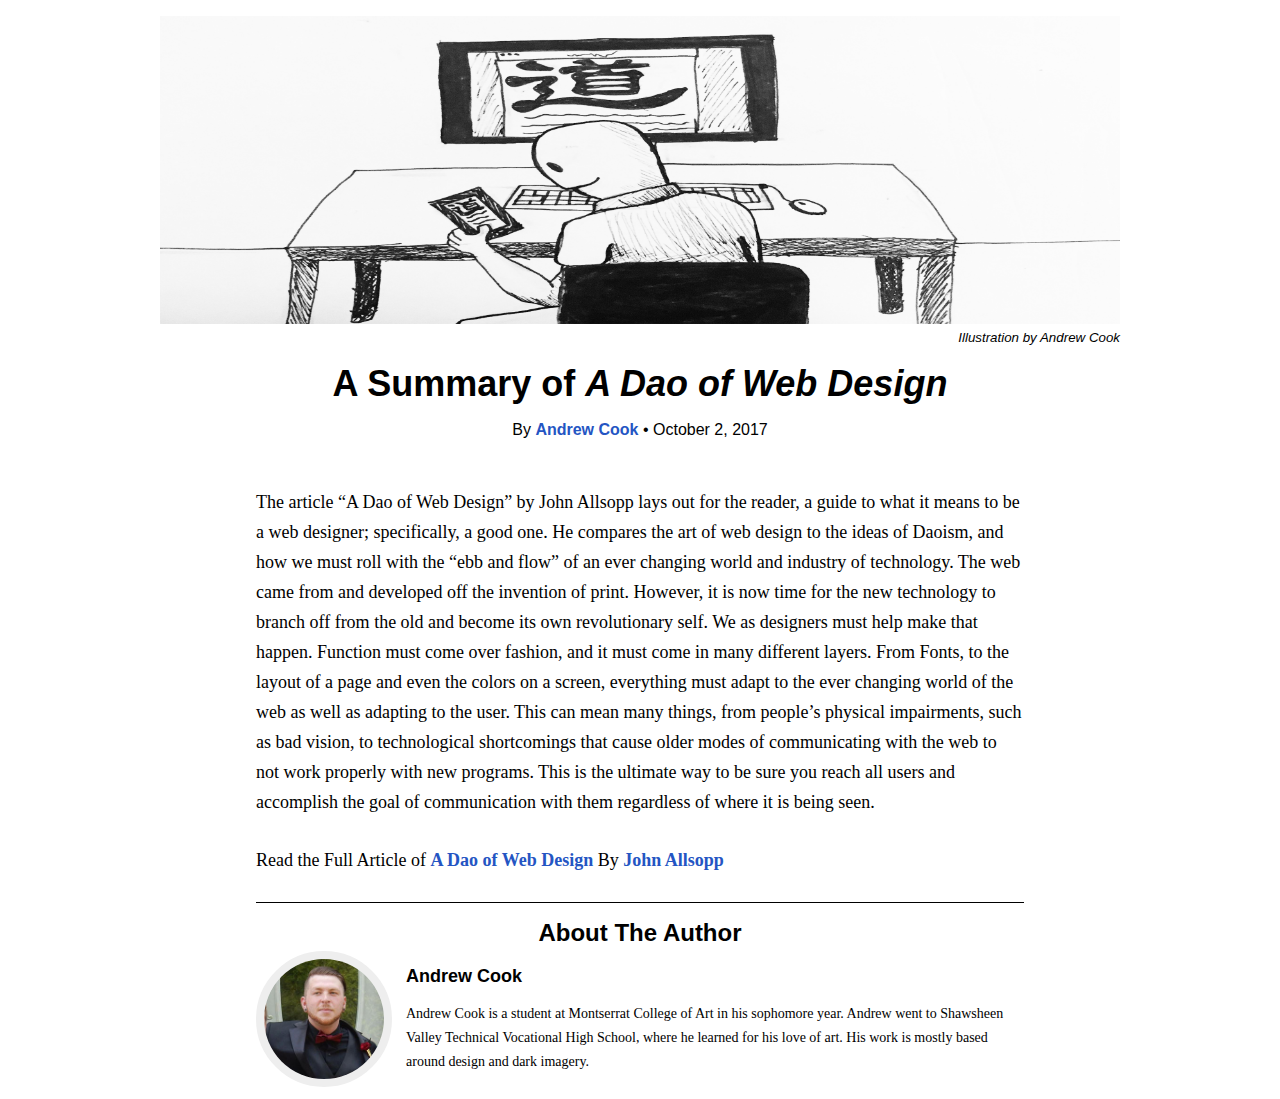
<file: index.html>
<!doctype html>
<html dir="ltr" lang="en">
<head>
  <meta charset="utf-8">
  <link rel="stylesheet" href="css/main.css">
  <link rel="stylesheet" href="css/print.css" media="print">
  <title>A Dao of Web Design / Summary</title>
  <meta name="author" content="Andrew Cook">
</head>
<body>

<!-- Summary in Markdown to HTML -->

<header class="title">
<figure class="artwork" id="hero-image">
  <img alt="A Dao of Web Design Hero Image" src="img/hero-image-andrew-cook.png">
  <figcaption class="credit"><small><em>Illustration by Andrew Cook</em></small></figcaption>
</figure>

<h1>A Summary of <cite>A Dao of Web Design</cite></h1>

<p class="byline">By <a href="#bio-andrew-cook">Andrew Cook</a> • <time datetime="2017-09-10"> October 2, 2017</time></p>
</header>

<!--
<figure class="quote">
  <blockquote cite="https://alistapart.com/article/dao">
  “Look into the future, not cling to the past.”
  </blockquote>
  <figcaption>—John Allsopp</figcaption>
</figure>
<main>
 -->
<main class="margin-offset">
<p class="lead-in">
<p> The article “A Dao of Web Design” by John Allsopp lays out for the reader, a guide to what it means to be a web designer; specifically, a good one. He compares the art of web design to the ideas of Daoism, and how we must roll with the “ebb and flow” of an ever changing world and industry of technology. The web came from and developed off the invention of print. However, it is now time for the new technology to branch off from the old and become its own revolutionary self. We as designers must help make that happen. Function must come over fashion, and it must come in many different layers. From Fonts, to the layout of a page and even the colors on a screen, everything must adapt to the ever changing world of the web as well as adapting to the user. This can mean many things, from people’s physical impairments, such as bad vision, to technological shortcomings that cause older modes of communicating with the web to not work properly with new programs. This is the ultimate way to be sure you reach all users and accomplish the goal of communication with them regardless of where it is being seen. </p>



<p>Read the Full Article of <a href="https://alistapart.com/article/dao">A Dao of Web Design</a> By <a href="https://alistapart.com/author/johnallsopp">John Allsopp</a></p>
</main>

<section id="andrew-cook" class="author margin-offset">

<h2>About The Author</h2>

<figure class="headshot">
<img alt="Headshot of Andrew Cook" src="img/headshot-andrew-cook.jpg">
</figure>

<div class="bio">
<h3>Andrew Cook</h3>

<p> Andrew Cook is a student at Montserrat College of Art in his sophomore year. Andrew went to Shawsheen Valley Technical Vocational High School, where he learned for his love of art. His work is mostly based around design and dark imagery. </p>


</section>


</body>
</html>
</file>
<file: css/main.css>
html {
  font-size: 100%;
  line-height: 1.15; /* line height has a unit-less value */
  }

/* --- flexible images --- */

img {
  width: auto;
  max-width: 100%;
  height: auto;
  }

/* --- layout --- */
/* main text margin offset */
.margin-offset {
  margin-right: 10%;
  margin-left: 10%;

  }
/* --- section --- */

section.author {
  padding-top: 1em;
  border-top: 1px solid black;
  }

/* --- body ---*/

body {
  width: 90%;
  max-width: 60em; /* 960 px */
  margin: 1em auto; /* 1em=16px */
  }

header {
  font-size: 100%;
  text-align: center;
  font-family: sans-serif;
  }

main {
  margin: 3em 0 0;
  }

/* --- figures --- */
figure {
  margin: 0;
  }

figure.artwork {
  display: block;
  margin-left: auto;
  margin-right: auto;
  margin-bottom: 1em;
  }

figcaption.credit {
  text-align: right;
  }

/* grayscale (black to white) 0123456789abcdef */

figure.headshot {
  float: left;
  width: 7.5em;
  height: 7.5em;
  border: .5em solid #eee;
  border-radius: 50%;
  margin: .25em 1em .75em 0;
  overflow: hidden;
  }

/* descendent selector */

figure.headshot img {
  max-width: 100%;
  max-height: 100%;
  }

  /* --- typography --- */
a {
  font-weight: bold;
  color: #2455c3;
  text-decoration: none;
  }

a:hover {
  text-decoration: underline;
  }

h1 {
  font-size: 2.25em;
  line-height: 1.167;
  margin-top: 0;
  margin-bottom: .375em;
  }

h2 {
  font-family: sans-serif;
  text-align: center;
  margin-top: 0;
  margin-bottom: 0;
  }

main.ul {
  list-style: disc;
  padding-left: 0;
  }

main p,
main li {
  /* text-indent: 1em; */
  font: 1.125em/1.667 Georgia, serif;
  /*
font-size: 1.125em;
  line-height: 1.667;
  font-family: Georgia, serif;
 */
 margin: 0 0 1.53em;
  /*
margin-top: 0;
  margin-bottom: 1.5em;
 */
  }

main li {
  margin-bottom: .5em;
  }

p.byline {
  margin-bottom: .75em;
  }

section.author h3 {
  font: bold 1.125em/1.333 sans-serif;
  margin-bottom: .75em;
  }

section.author p {
  font: .875em/1.714 Georgia, serif;
  margin-top: .1em;
  }

/* p:first-child */
p.lead-in {
  font-size: 1.5em;
  margin-right: -10%;
  margin-left: -10%;
  }

blockquote {
  margin-top: 0;
  margin-bottom: 0;
  }



/* --- wider screens --- */
@media (min-width: 48em) {

div.bio {
  margin-left: 9.375em;
  }

figure.headshot {
  margin-right: 0;
  }

  }
</file>
<file: css/print.css>
body {
  font-size: 75%;
  width: 7.5in;
  max-width: none;
  }

figure.artwork {
  max-width: 90%;
  }

h2, .author {
  display: none;
  }
</file>
